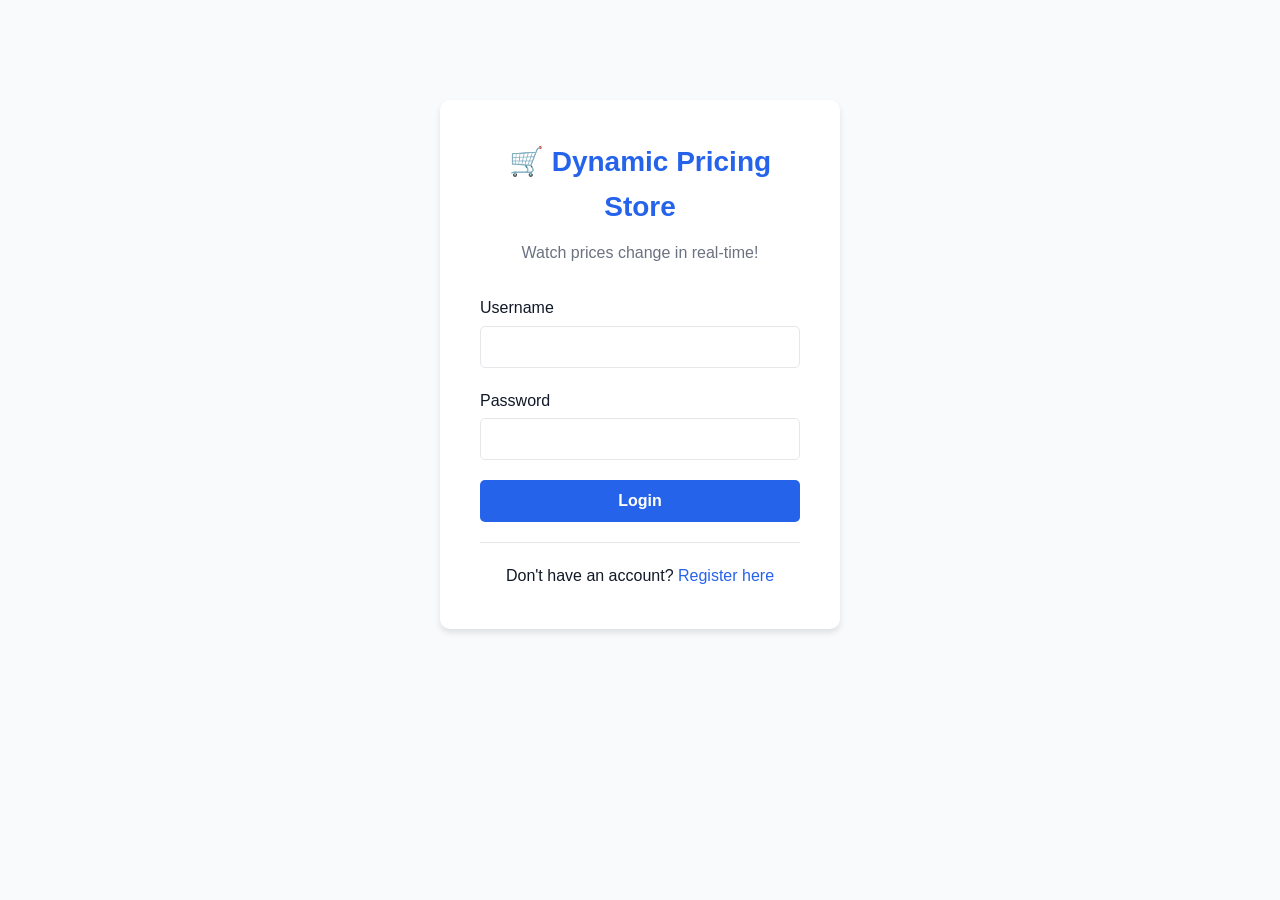
<file: frontend/login.html>
<!DOCTYPE html>
<html lang="en">
<head>
    <meta charset="UTF-8">
    <meta name="viewport" content="width=device-width, initial-scale=1.0">
    <title>Login - Dynamic Pricing E-Commerce</title>
    <link rel="stylesheet" href="css/style.css">
    <style>
        .login-container {
            max-width: 400px;
            margin: 100px auto;
            padding: 40px;
            background: white;
            border-radius: 10px;
            box-shadow: 0 4px 6px rgba(0,0,0,0.1);
        }
        
        .login-header {
            text-align: center;
            margin-bottom: 30px;
        }
        
        .login-header h1 {
            color: var(--primary-color);
            font-size: 28px;
            margin-bottom: 10px;
        }
        
        .login-header p {
            color: var(--text-secondary);
        }
        
        .form-group {
            margin-bottom: 20px;
        }
        
        .form-group label {
            display: block;
            margin-bottom: 5px;
            color: var(--text-primary);
            font-weight: 500;
        }
        
        .form-group input {
            width: 100%;
            padding: 12px;
            border: 1px solid var(--border-color);
            border-radius: 5px;
            font-size: 14px;
        }
        
        .form-group input:focus {
            outline: none;
            border-color: var(--primary-color);
        }
        
        .login-btn {
            width: 100%;
            padding: 12px;
            background: var(--primary-color);
            color: white;
            border: none;
            border-radius: 5px;
            font-size: 16px;
            font-weight: 600;
            cursor: pointer;
            transition: background 0.3s;
        }
        
        .login-btn:hover {
            background: #1d4ed8;
        }
        
        .error-message {
            padding: 10px;
            background: #fee;
            border: 1px solid #fcc;
            border-radius: 5px;
            color: #c00;
            margin-bottom: 20px;
            display: none;
        }
        
        .register-link {
            text-align: center;
            margin-top: 20px;
            padding-top: 20px;
            border-top: 1px solid var(--border-color);
        }
        
        .register-link a {
            color: var(--primary-color);
            text-decoration: none;
            font-weight: 500;
        }
        
        .register-link a:hover {
            text-decoration: underline;
        }
    </style>
</head>
<body>
    <div class="login-container">
        <div class="login-header">
            <h1>🛒 Dynamic Pricing Store</h1>
            <p>Watch prices change in real-time!</p>
        </div>
        
        <div class="error-message" id="errorMessage"></div>
        
        <form id="loginForm">
            <div class="form-group">
                <label for="username">Username</label>
                <input type="text" id="username" name="username" required>
            </div>
            
            <div class="form-group">
                <label for="password">Password</label>
                <input type="password" id="password" name="password" required>
            </div>
            
            <button type="submit" class="login-btn">Login</button>
        </form>
        
        <div class="register-link">
            Don't have an account? <a href="register.html">Register here</a>
        </div>
    </div>

    <script src="js/config.js"></script>
    <script>
        function showError(message) {
            const errorDiv = document.getElementById('errorMessage');
            errorDiv.textContent = message;
            errorDiv.style.display = 'block';
            
            setTimeout(() => {
                errorDiv.style.display = 'none';
            }, 5000);
        }
        
        document.getElementById('loginForm').addEventListener('submit', async (e) => {
            e.preventDefault();
            
            const username = document.getElementById('username').value;
            const password = document.getElementById('password').value;
            
            try {
                const response = await fetch(`${API_BASE_URL}/api/auth/login`, {
                    method: 'POST',
                    headers: {
                        'Content-Type': 'application/json'
                    },
                    body: JSON.stringify({ username, password })
                });
                
                const data = await response.json();
                
                if (data.success) {
                    // Store user info in localStorage
                    localStorage.setItem('user', JSON.stringify(data.user));
                    
                    // Redirect based on user type
                    if (data.user.is_admin) {
                        window.location.href = 'index.html'; // Admin dashboard
                    } else {
                        window.location.href = 'shop.html'; // Customer shop
                    }
                } else {
                    showError(data.error || 'Login failed');
                }
            } catch (error) {
                console.error('Login error:', error);
                showError('Connection error. Make sure the backend server is running.');
            }
        });
    </script>
</body>
</html>
</file>
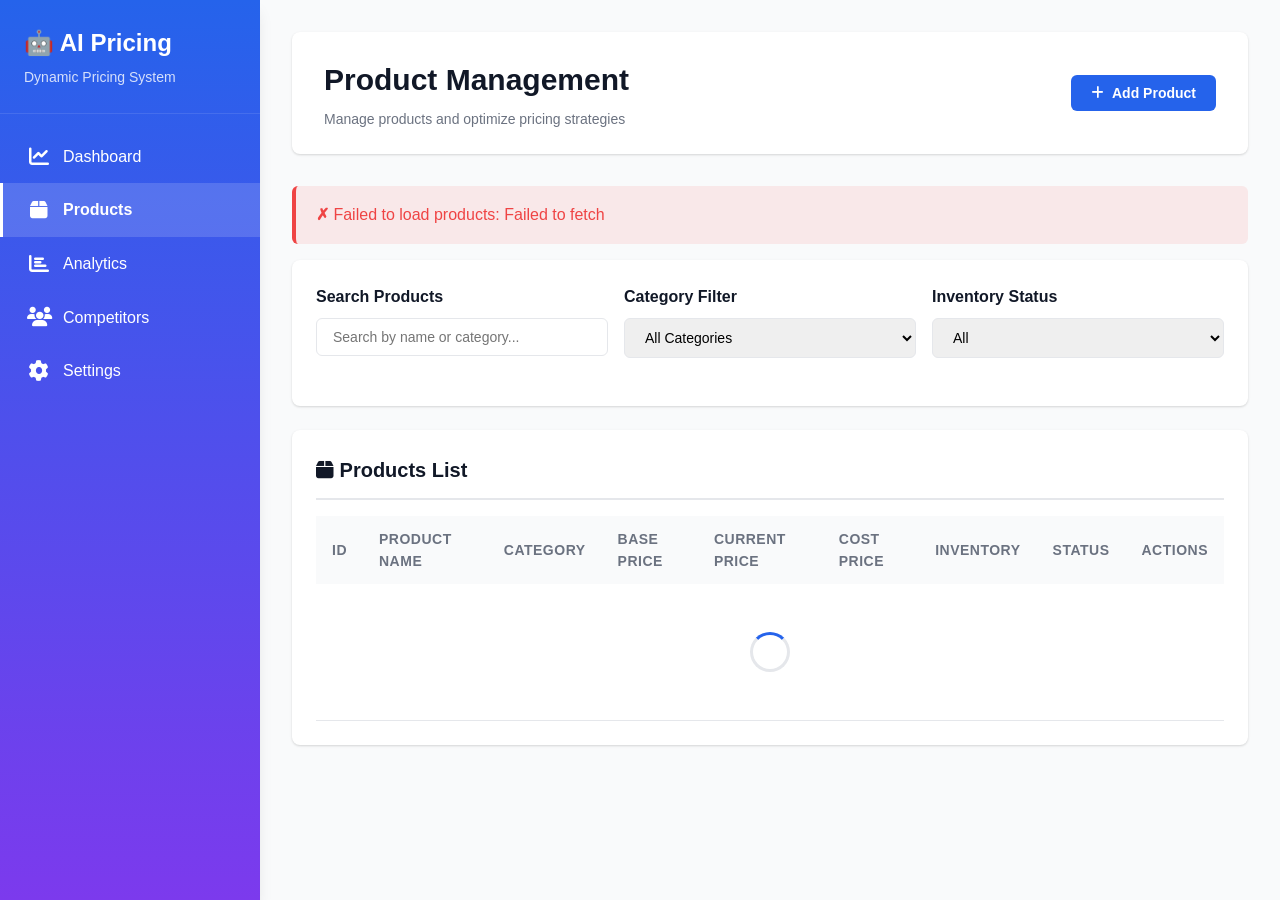
<file: frontend/products.html>
<!DOCTYPE html>
<html lang="en">
<head>
    <meta charset="UTF-8">
    <meta name="viewport" content="width=device-width, initial-scale=1.0">
    <title>Products - AI Dynamic Pricing System</title>
    <link rel="stylesheet" href="css/style.css">
    <link rel="stylesheet" href="https://cdnjs.cloudflare.com/ajax/libs/font-awesome/6.4.0/css/all.min.css">
</head>
<body>
    <div class="layout">
        <!-- Sidebar -->
        <aside class="sidebar">
            <div class="sidebar-header">
                <h1>🤖 AI Pricing</h1>
                <p>Dynamic Pricing System</p>
            </div>
            <nav class="sidebar-nav">
                <a href="index.html" class="nav-item">
                    <i class="fas fa-chart-line"></i>
                    <span>Dashboard</span>
                </a>
                <a href="products.html" class="nav-item active">
                    <i class="fas fa-box"></i>
                    <span>Products</span>
                </a>
                <a href="analytics.html" class="nav-item">
                    <i class="fas fa-chart-bar"></i>
                    <span>Analytics</span>
                </a>
                <a href="competitors.html" class="nav-item">
                    <i class="fas fa-users"></i>
                    <span>Competitors</span>
                </a>
                <a href="settings.html" class="nav-item">
                    <i class="fas fa-cog"></i>
                    <span>Settings</span>
                </a>
            </nav>
        </aside>

        <!-- Main Content -->
        <main class="main-content">
            <!-- Page Header -->
            <div class="page-header">
                <div>
                    <h2>Product Management</h2>
                    <p>Manage products and optimize pricing strategies</p>
                </div>
                <div class="flex gap-2">
                    <button class="btn btn-primary" onclick="showAddProductModal()">
                        <i class="fas fa-plus"></i>
                        Add Product
                    </button>
                </div>
            </div>

            <!-- Alert Container -->
            <div id="alertContainer"></div>

            <!-- Filters -->
            <div class="card">
                <div class="form-row">
                    <div class="form-group">
                        <label class="form-label">Search Products</label>
                        <input type="text" class="form-control" id="searchInput" 
                               placeholder="Search by name or category..." onkeyup="filterProducts()">
                    </div>
                    <div class="form-group">
                        <label class="form-label">Category Filter</label>
                        <select class="form-control" id="categoryFilter" onchange="filterProducts()">
                            <option value="">All Categories</option>
                            <option value="Electronics">Electronics</option>
                            <option value="Accessories">Accessories</option>
                        </select>
                    </div>
                    <div class="form-group">
                        <label class="form-label">Inventory Status</label>
                        <select class="form-control" id="inventoryFilter" onchange="filterProducts()">
                            <option value="">All</option>
                            <option value="low">Low Stock (< 50)</option>
                            <option value="medium">Medium Stock (50-100)</option>
                            <option value="high">High Stock (> 100)</option>
                        </select>
                    </div>
                </div>
            </div>

            <!-- Products Table -->
            <div class="card">
                <div class="card-header">
                    <i class="fas fa-box"></i> Products List
                </div>
                <div class="table-container">
                    <table>
                        <thead>
                            <tr>
                                <th>ID</th>
                                <th>Product Name</th>
                                <th>Category</th>
                                <th>Base Price</th>
                                <th>Current Price</th>
                                <th>Cost Price</th>
                                <th>Inventory</th>
                                <th>Status</th>
                                <th>Actions</th>
                            </tr>
                        </thead>
                        <tbody id="productsTableBody">
                            <tr>
                                <td colspan="9" class="text-center">
                                    <div class="spinner"></div>
                                </td>
                            </tr>
                        </tbody>
                    </table>
                </div>
            </div>
        </main>
    </div>

    <!-- Add Product Modal -->
    <div id="addProductModal" class="modal">
        <div class="modal-content">
            <div class="modal-header">
                <i class="fas fa-plus-circle"></i> Add New Product
            </div>
            <form id="addProductForm" onsubmit="handleAddProduct(event)">
                <div class="form-group">
                    <label class="form-label">Product Name*</label>
                    <input type="text" class="form-control" name="name" required>
                </div>
                <div class="form-row">
                    <div class="form-group">
                        <label class="form-label">Category*</label>
                        <select class="form-control" name="category" required>
                            <option value="">Select Category</option>
                            <option value="Electronics">Electronics</option>
                            <option value="Accessories">Accessories</option>
                            <option value="Clothing">Clothing</option>
                            <option value="Home & Garden">Home & Garden</option>
                            <option value="Sports">Sports</option>
                        </select>
                    </div>
                    <div class="form-group">
                        <label class="form-label">Base Price*</label>
                        <input type="number" class="form-control" name="base_price" step="0.01" required>
                    </div>
                </div>
                <div class="form-row">
                    <div class="form-group">
                        <label class="form-label">Cost Price*</label>
                        <input type="number" class="form-control" name="cost_price" step="0.01" required>
                    </div>
                    <div class="form-group">
                        <label class="form-label">Inventory*</label>
                        <input type="number" class="form-control" name="inventory" required>
                    </div>
                </div>
                <div class="form-group">
                    <label class="form-label">Description</label>
                    <textarea class="form-control" name="description" rows="3"></textarea>
                </div>
                <div class="modal-footer">
                    <button type="button" class="btn btn-secondary" onclick="closeAddProductModal()">Cancel</button>
                    <button type="submit" class="btn btn-primary">
                        <i class="fas fa-save"></i> Add Product
                    </button>
                </div>
            </form>
        </div>
    </div>

    <!-- Edit Price Modal -->
    <div id="editPriceModal" class="modal">
        <div class="modal-content">
            <div class="modal-header">
                <i class="fas fa-edit"></i> Update Product Price
            </div>
            <form id="editPriceForm" onsubmit="handleUpdatePrice(event)">
                <input type="hidden" id="editProductId">
                <div class="form-group">
                    <label class="form-label">Product Name</label>
                    <input type="text" class="form-control" id="editProductName" readonly>
                </div>
                <div class="form-row">
                    <div class="form-group">
                        <label class="form-label">Current Price</label>
                        <input type="number" class="form-control" id="editCurrentPrice" readonly>
                    </div>
                    <div class="form-group">
                        <label class="form-label">New Price*</label>
                        <input type="number" class="form-control" id="editNewPrice" step="0.01" required>
                    </div>
                </div>
                <div class="form-group">
                    <label class="form-label">Reason for Change</label>
                    <input type="text" class="form-control" id="editReason" placeholder="e.g., Manual adjustment, Promotion">
                </div>
                <div class="modal-footer">
                    <button type="button" class="btn btn-secondary" onclick="closeEditPriceModal()">Cancel</button>
                    <button type="submit" class="btn btn-primary">
                        <i class="fas fa-save"></i> Update Price
                    </button>
                </div>
            </form>
        </div>
    </div>

    <!-- Optimize Price Modal -->
    <div id="optimizePriceModal" class="modal">
        <div class="modal-content">
            <div class="modal-header">
                <i class="fas fa-magic"></i> AI Price Optimization
            </div>
            <div id="optimizationResults">
                <div class="spinner"></div>
            </div>
            <div class="modal-footer">
                <button type="button" class="btn btn-secondary" onclick="closeOptimizePriceModal()">Cancel</button>
                <button type="button" class="btn btn-success" id="applyOptimizationBtn" onclick="applyOptimization()" style="display:none;">
                    <i class="fas fa-check"></i> Apply Optimization
                </button>
            </div>
        </div>
    </div>

    <!-- Scripts -->
    <script src="js/config.js"></script>
    <script src="js/api.js"></script>
    <script src="js/products.js"></script>
</body>
</html>
</file>
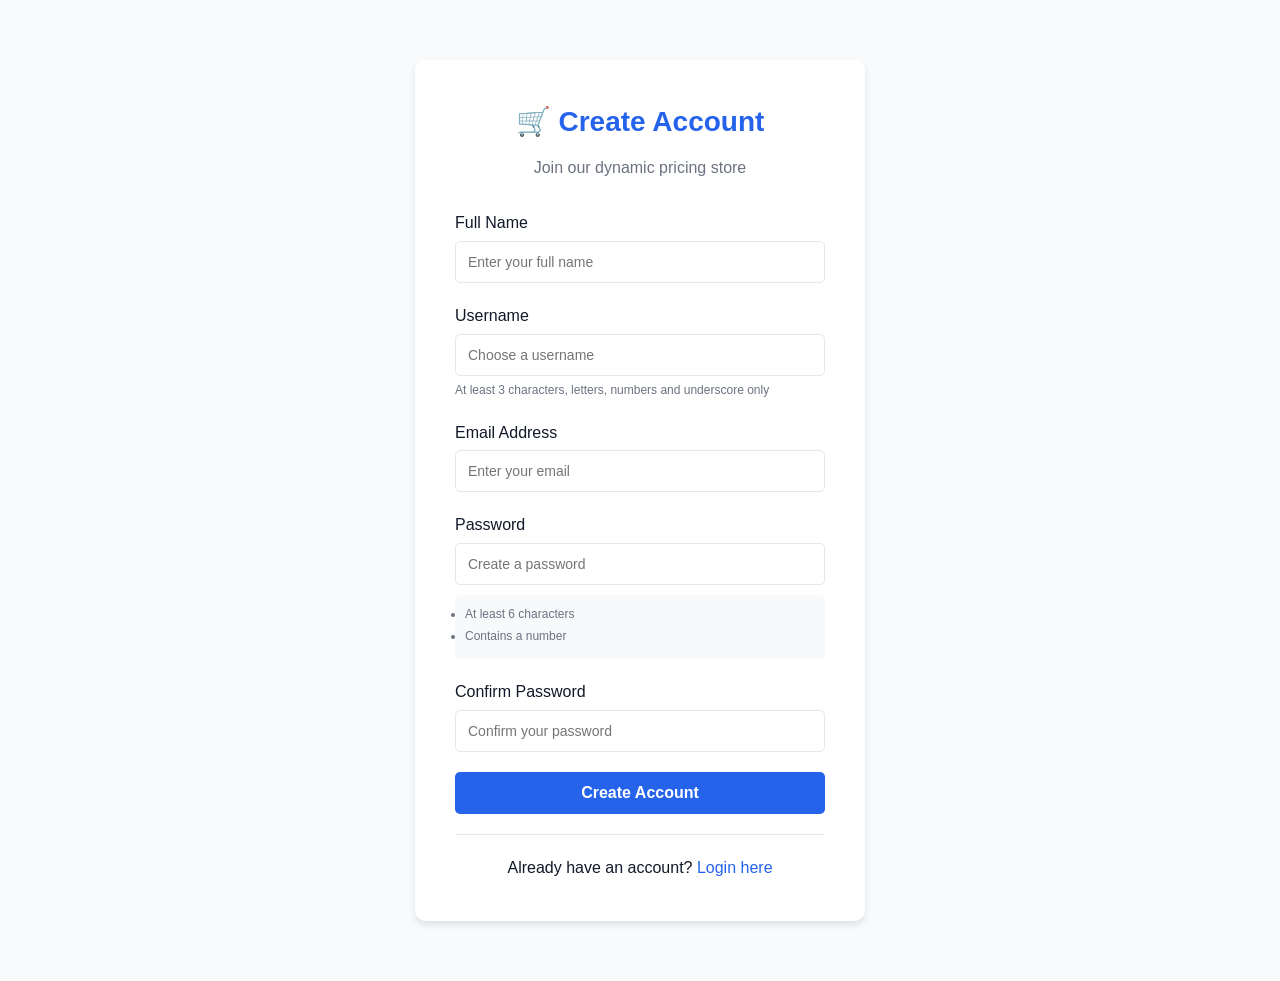
<file: frontend/register.html>
<!DOCTYPE html>
<html lang="en">
<head>
    <meta charset="UTF-8">
    <meta name="viewport" content="width=device-width, initial-scale=1.0">
    <title>Register - Dynamic Pricing E-Commerce</title>
    <link rel="stylesheet" href="css/style.css">
    <style>
        .register-container {
            max-width: 450px;
            margin: 60px auto;
            padding: 40px;
            background: white;
            border-radius: 10px;
            box-shadow: 0 4px 6px rgba(0,0,0,0.1);
        }
        
        .register-header {
            text-align: center;
            margin-bottom: 30px;
        }
        
        .register-header h1 {
            color: var(--primary-color);
            font-size: 28px;
            margin-bottom: 10px;
        }
        
        .register-header p {
            color: var(--text-secondary);
        }
        
        .form-group {
            margin-bottom: 20px;
        }
        
        .form-group label {
            display: block;
            margin-bottom: 5px;
            color: var(--text-primary);
            font-weight: 500;
        }
        
        .form-group input {
            width: 100%;
            padding: 12px;
            border: 1px solid var(--border-color);
            border-radius: 5px;
            font-size: 14px;
            box-sizing: border-box;
        }
        
        .form-group input:focus {
            outline: none;
            border-color: var(--primary-color);
        }
        
        .form-group small {
            display: block;
            margin-top: 5px;
            color: var(--text-secondary);
            font-size: 12px;
        }
        
        .register-btn {
            width: 100%;
            padding: 12px;
            background: var(--primary-color);
            color: white;
            border: none;
            border-radius: 5px;
            font-size: 16px;
            font-weight: 600;
            cursor: pointer;
            transition: background 0.3s;
        }
        
        .register-btn:hover {
            background: #1d4ed8;
        }
        
        .register-btn:disabled {
            background: #9ca3af;
            cursor: not-allowed;
        }
        
        .login-link {
            text-align: center;
            margin-top: 20px;
            padding-top: 20px;
            border-top: 1px solid var(--border-color);
        }
        
        .login-link a {
            color: var(--primary-color);
            text-decoration: none;
            font-weight: 500;
        }
        
        .login-link a:hover {
            text-decoration: underline;
        }
        
        .error-message {
            padding: 10px;
            background: #fee;
            border: 1px solid #fcc;
            border-radius: 5px;
            color: #c00;
            margin-bottom: 20px;
            display: none;
        }
        
        .success-message {
            padding: 10px;
            background: #efe;
            border: 1px solid #cfc;
            border-radius: 5px;
            color: #060;
            margin-bottom: 20px;
            display: none;
        }
        
        .password-requirements {
            margin-top: 10px;
            padding: 10px;
            background: #f8f9fa;
            border-radius: 5px;
            font-size: 12px;
        }
        
        .password-requirements li {
            color: var(--text-secondary);
            margin-bottom: 3px;
        }
        
        .password-requirements li.valid {
            color: #059669;
        }
        
        .password-requirements li.invalid {
            color: #dc2626;
        }
    </style>
</head>
<body>
    <div class="register-container">
        <div class="register-header">
            <h1>🛒 Create Account</h1>
            <p>Join our dynamic pricing store</p>
        </div>
        
        <div class="error-message" id="errorMessage"></div>
        <div class="success-message" id="successMessage"></div>
        
        <form id="registerForm">
            <div class="form-group">
                <label for="fullName">Full Name</label>
                <input type="text" id="fullName" name="fullName" required placeholder="Enter your full name">
            </div>
            
            <div class="form-group">
                <label for="username">Username</label>
                <input type="text" id="username" name="username" required placeholder="Choose a username" pattern="[a-zA-Z0-9_]+" minlength="3">
                <small>At least 3 characters, letters, numbers and underscore only</small>
            </div>
            
            <div class="form-group">
                <label for="email">Email Address</label>
                <input type="email" id="email" name="email" required placeholder="Enter your email">
            </div>
            
            <div class="form-group">
                <label for="password">Password</label>
                <input type="password" id="password" name="password" required placeholder="Create a password" minlength="6">
                <ul class="password-requirements" id="passwordRequirements">
                    <li id="req-length">At least 6 characters</li>
                    <li id="req-number">Contains a number</li>
                </ul>
            </div>
            
            <div class="form-group">
                <label for="confirmPassword">Confirm Password</label>
                <input type="password" id="confirmPassword" name="confirmPassword" required placeholder="Confirm your password">
            </div>
            
            <button type="submit" class="register-btn" id="registerBtn">Create Account</button>
        </form>
        
        <div class="login-link">
            Already have an account? <a href="login.html">Login here</a>
        </div>
    </div>

    <script src="js/config.js"></script>
    <script>
        const passwordInput = document.getElementById('password');
        const confirmPasswordInput = document.getElementById('confirmPassword');
        const reqLength = document.getElementById('req-length');
        const reqNumber = document.getElementById('req-number');
        
        // Password validation
        passwordInput.addEventListener('input', function() {
            const password = this.value;
            
            // Check length
            if (password.length >= 6) {
                reqLength.classList.add('valid');
                reqLength.classList.remove('invalid');
            } else {
                reqLength.classList.add('invalid');
                reqLength.classList.remove('valid');
            }
            
            // Check for number
            if (/\d/.test(password)) {
                reqNumber.classList.add('valid');
                reqNumber.classList.remove('invalid');
            } else {
                reqNumber.classList.add('invalid');
                reqNumber.classList.remove('valid');
            }
        });
        
        function showError(message) {
            const errorDiv = document.getElementById('errorMessage');
            const successDiv = document.getElementById('successMessage');
            successDiv.style.display = 'none';
            errorDiv.textContent = message;
            errorDiv.style.display = 'block';
            
            setTimeout(() => {
                errorDiv.style.display = 'none';
            }, 5000);
        }
        
        function showSuccess(message) {
            const errorDiv = document.getElementById('errorMessage');
            const successDiv = document.getElementById('successMessage');
            errorDiv.style.display = 'none';
            successDiv.textContent = message;
            successDiv.style.display = 'block';
        }
        
        document.getElementById('registerForm').addEventListener('submit', async (e) => {
            e.preventDefault();
            
            const fullName = document.getElementById('fullName').value.trim();
            const username = document.getElementById('username').value.trim();
            const email = document.getElementById('email').value.trim();
            const password = document.getElementById('password').value;
            const confirmPassword = document.getElementById('confirmPassword').value;
            
            // Validate passwords match
            if (password !== confirmPassword) {
                showError('Passwords do not match');
                return;
            }
            
            // Validate password requirements
            if (password.length < 6) {
                showError('Password must be at least 6 characters');
                return;
            }
            
            if (!/\d/.test(password)) {
                showError('Password must contain at least one number');
                return;
            }
            
            // Validate username
            if (username.length < 3) {
                showError('Username must be at least 3 characters');
                return;
            }
            
            if (!/^[a-zA-Z0-9_]+$/.test(username)) {
                showError('Username can only contain letters, numbers and underscore');
                return;
            }
            
            const registerBtn = document.getElementById('registerBtn');
            registerBtn.disabled = true;
            registerBtn.textContent = 'Creating Account...';
            
            try {
                const response = await fetch(`${API_BASE_URL}/api/auth/register`, {
                    method: 'POST',
                    headers: {
                        'Content-Type': 'application/json'
                    },
                    body: JSON.stringify({ 
                        username, 
                        email, 
                        password,
                        full_name: fullName
                    })
                });
                
                const data = await response.json();
                
                if (data.success) {
                    showSuccess('Account created successfully! Redirecting to login...');
                    setTimeout(() => {
                        window.location.href = 'login.html';
                    }, 2000);
                } else {
                    showError(data.error || 'Registration failed');
                    registerBtn.disabled = false;
                    registerBtn.textContent = 'Create Account';
                }
            } catch (error) {
                console.error('Registration error:', error);
                showError('Connection error. Make sure the backend server is running.');
                registerBtn.disabled = false;
                registerBtn.textContent = 'Create Account';
            }
        });
    </script>
</body>
</html>
</file>
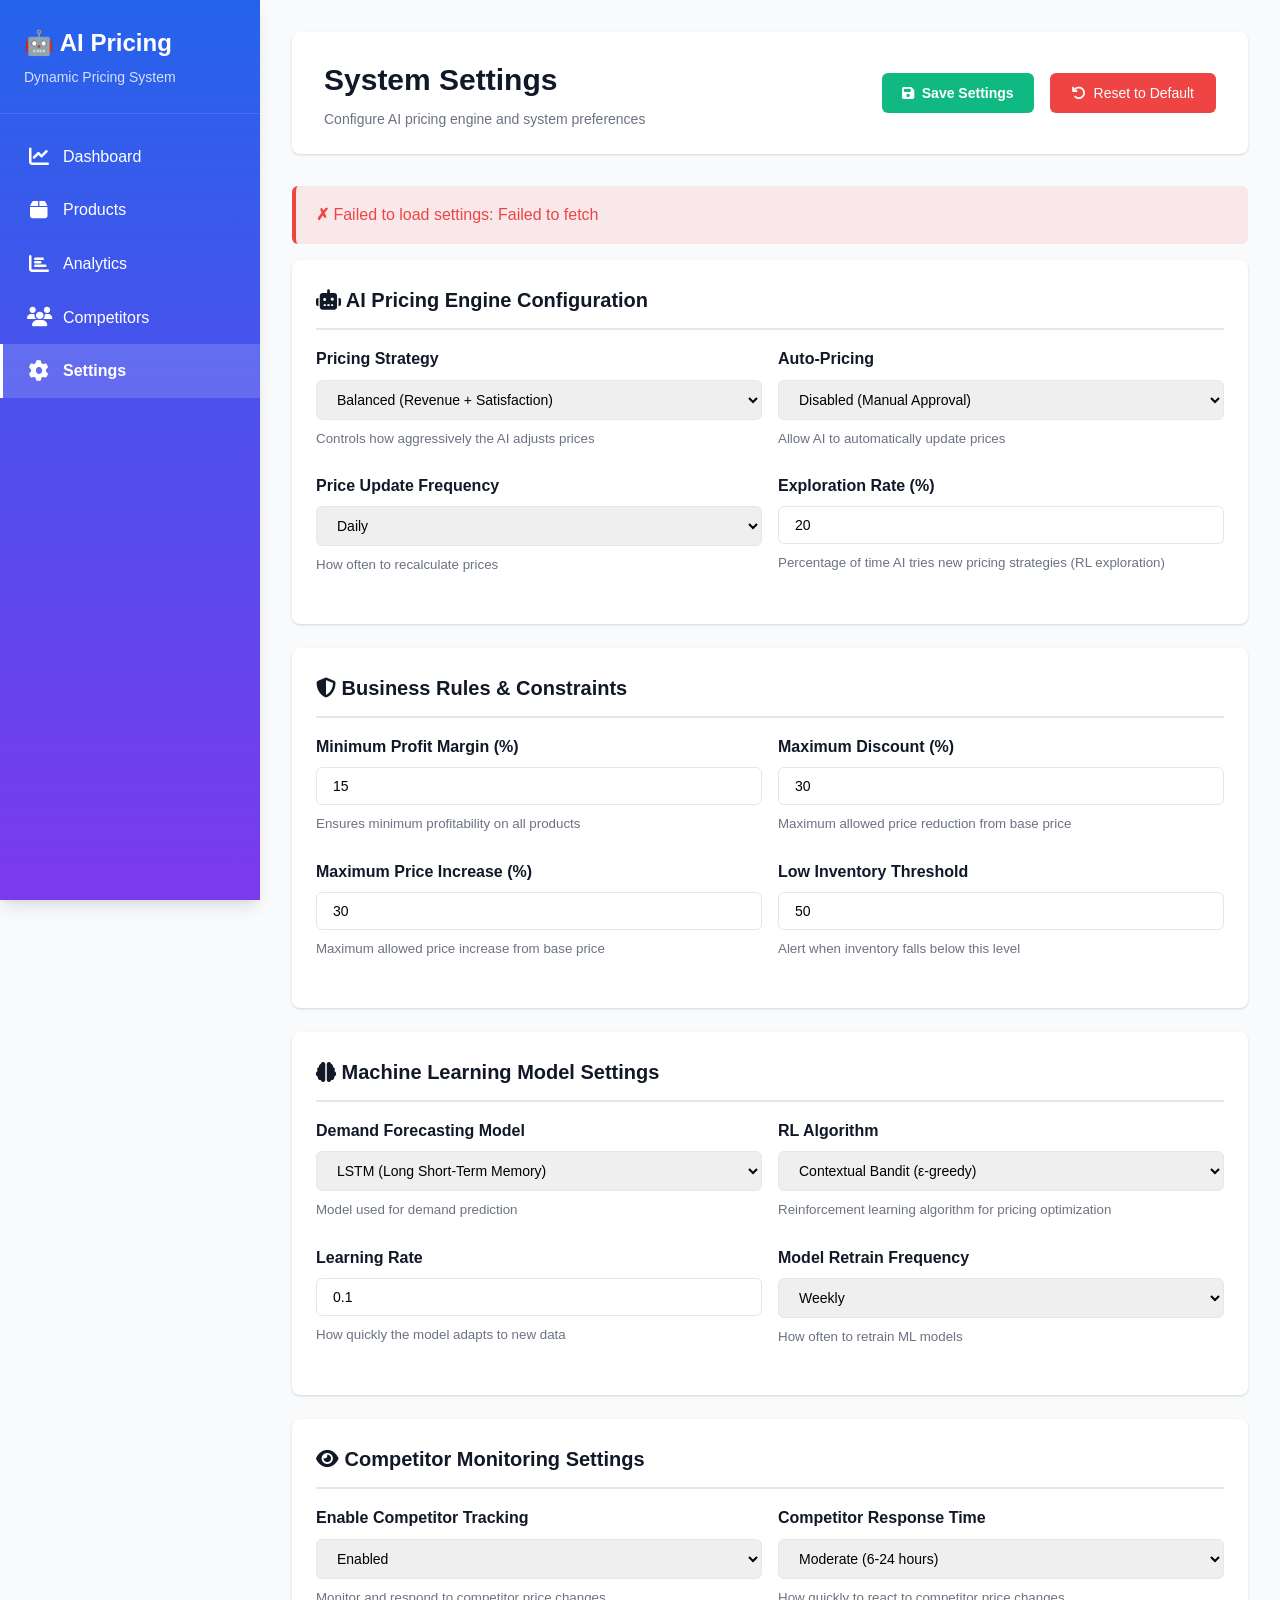
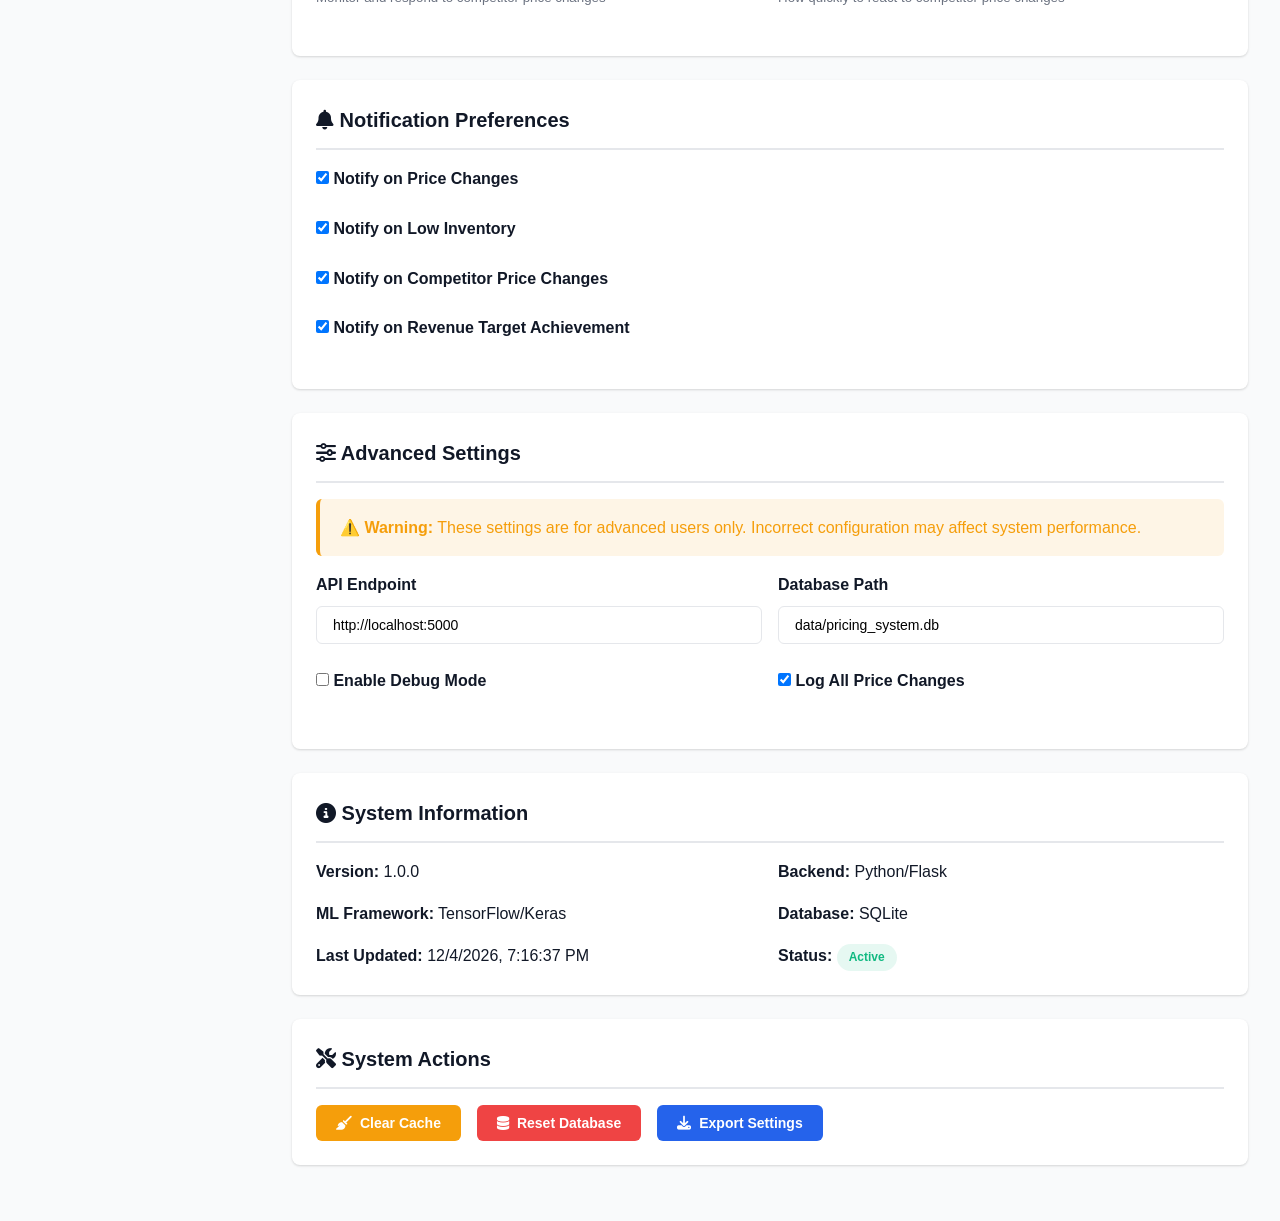
<file: frontend/settings.html>
<!DOCTYPE html>
<html lang="en">
<head>
    <meta charset="UTF-8">
    <meta name="viewport" content="width=device-width, initial-scale=1.0">
    <title>Settings - AI Dynamic Pricing System</title>
    <link rel="stylesheet" href="css/style.css">
    <link rel="stylesheet" href="https://cdnjs.cloudflare.com/ajax/libs/font-awesome/6.4.0/css/all.min.css">
</head>
<body>
    <div class="layout">
        <!-- Sidebar -->
        <aside class="sidebar">
            <div class="sidebar-header">
                <h1>🤖 AI Pricing</h1>
                <p>Dynamic Pricing System</p>
            </div>
            <nav class="sidebar-nav">
                <a href="index.html" class="nav-item">
                    <i class="fas fa-chart-line"></i>
                    <span>Dashboard</span>
                </a>
                <a href="products.html" class="nav-item">
                    <i class="fas fa-box"></i>
                    <span>Products</span>
                </a>
                <a href="analytics.html" class="nav-item">
                    <i class="fas fa-chart-bar"></i>
                    <span>Analytics</span>
                </a>
                <a href="competitors.html" class="nav-item">
                    <i class="fas fa-users"></i>
                    <span>Competitors</span>
                </a>
                <a href="settings.html" class="nav-item active">
                    <i class="fas fa-cog"></i>
                    <span>Settings</span>
                </a>
            </nav>
        </aside>

        <!-- Main Content -->
        <main class="main-content">
            <!-- Page Header -->
            <div class="page-header">
                <div>
                    <h2>System Settings</h2>
                    <p>Configure AI pricing engine and system preferences</p>
                </div>
                <div class="flex gap-2">
                    <button class="btn btn-success" onclick="saveSettings()">
                        <i class="fas fa-save"></i>
                        Save Settings
                    </button>
                    <button class="btn btn-secondary" onclick="resetSettings()">
                        <i class="fas fa-undo"></i>
                        Reset to Default
                    </button>
                </div>
            </div>

            <!-- Alert Container -->
            <div id="alertContainer"></div>

            <!-- AI Configuration -->
            <div class="card">
                <div class="card-header">
                    <i class="fas fa-robot"></i>
                    AI Pricing Engine Configuration
                </div>
                <div class="form-row">
                    <div class="form-group">
                        <label class="form-label">Pricing Strategy</label>
                        <select class="form-control" id="pricingStrategy">
                            <option value="aggressive">Aggressive (Maximize Revenue)</option>
                            <option value="balanced" selected>Balanced (Revenue + Satisfaction)</option>
                            <option value="conservative">Conservative (Maintain Customer Trust)</option>
                        </select>
                        <small style="color: var(--text-secondary); display: block; margin-top: 0.5rem;">
                            Controls how aggressively the AI adjusts prices
                        </small>
                    </div>
                    <div class="form-group">
                        <label class="form-label">Auto-Pricing</label>
                        <select class="form-control" id="autoPricing">
                            <option value="false">Disabled (Manual Approval)</option>
                            <option value="true">Enabled (Automatic Updates)</option>
                        </select>
                        <small style="color: var(--text-secondary); display: block; margin-top: 0.5rem;">
                            Allow AI to automatically update prices
                        </small>
                    </div>
                </div>
                <div class="form-row">
                    <div class="form-group">
                        <label class="form-label">Price Update Frequency</label>
                        <select class="form-control" id="priceUpdateFrequency">
                            <option value="realtime">Real-time (Continuous)</option>
                            <option value="hourly">Hourly</option>
                            <option value="daily" selected>Daily</option>
                            <option value="weekly">Weekly</option>
                        </select>
                        <small style="color: var(--text-secondary); display: block; margin-top: 0.5rem;">
                            How often to recalculate prices
                        </small>
                    </div>
                    <div class="form-group">
                        <label class="form-label">Exploration Rate (%)</label>
                        <input type="number" class="form-control" id="explorationRate" value="20" min="0" max="100">
                        <small style="color: var(--text-secondary); display: block; margin-top: 0.5rem;">
                            Percentage of time AI tries new pricing strategies (RL exploration)
                        </small>
                    </div>
                </div>
            </div>

            <!-- Business Rules -->
            <div class="card">
                <div class="card-header">
                    <i class="fas fa-shield-alt"></i>
                    Business Rules & Constraints
                </div>
                <div class="form-row">
                    <div class="form-group">
                        <label class="form-label">Minimum Profit Margin (%)</label>
                        <input type="number" class="form-control" id="minMargin" value="15" min="0" max="100">
                        <small style="color: var(--text-secondary); display: block; margin-top: 0.5rem;">
                            Ensures minimum profitability on all products
                        </small>
                    </div>
                    <div class="form-group">
                        <label class="form-label">Maximum Discount (%)</label>
                        <input type="number" class="form-control" id="maxDiscount" value="30" min="0" max="100">
                        <small style="color: var(--text-secondary); display: block; margin-top: 0.5rem;">
                            Maximum allowed price reduction from base price
                        </small>
                    </div>
                </div>
                <div class="form-row">
                    <div class="form-group">
                        <label class="form-label">Maximum Price Increase (%)</label>
                        <input type="number" class="form-control" id="maxIncrease" value="30" min="0" max="100">
                        <small style="color: var(--text-secondary); display: block; margin-top: 0.5rem;">
                            Maximum allowed price increase from base price
                        </small>
                    </div>
                    <div class="form-group">
                        <label class="form-label">Low Inventory Threshold</label>
                        <input type="number" class="form-control" id="lowInventoryThreshold" value="50" min="0">
                        <small style="color: var(--text-secondary); display: block; margin-top: 0.5rem;">
                            Alert when inventory falls below this level
                        </small>
                    </div>
                </div>
            </div>

            <!-- ML Model Settings -->
            <div class="card">
                <div class="card-header">
                    <i class="fas fa-brain"></i>
                    Machine Learning Model Settings
                </div>
                <div class="form-row">
                    <div class="form-group">
                        <label class="form-label">Demand Forecasting Model</label>
                        <select class="form-control" id="forecastModel">
                            <option value="lstm" selected>LSTM (Long Short-Term Memory)</option>
                            <option value="arima">ARIMA (AutoRegressive)</option>
                            <option value="prophet">Prophet (Facebook)</option>
                        </select>
                        <small style="color: var(--text-secondary); display: block; margin-top: 0.5rem;">
                            Model used for demand prediction
                        </small>
                    </div>
                    <div class="form-group">
                        <label class="form-label">RL Algorithm</label>
                        <select class="form-control" id="rlAlgorithm">
                            <option value="bandit" selected>Contextual Bandit (ε-greedy)</option>
                            <option value="qlearning">Q-Learning</option>
                            <option value="dqn">Deep Q-Network (DQN)</option>
                        </select>
                        <small style="color: var(--text-secondary); display: block; margin-top: 0.5rem;">
                            Reinforcement learning algorithm for pricing optimization
                        </small>
                    </div>
                </div>
                <div class="form-row">
                    <div class="form-group">
                        <label class="form-label">Learning Rate</label>
                        <input type="number" class="form-control" id="learningRate" value="0.1" step="0.01" min="0" max="1">
                        <small style="color: var(--text-secondary); display: block; margin-top: 0.5rem;">
                            How quickly the model adapts to new data
                        </small>
                    </div>
                    <div class="form-group">
                        <label class="form-label">Model Retrain Frequency</label>
                        <select class="form-control" id="retrainFrequency">
                            <option value="daily">Daily</option>
                            <option value="weekly" selected>Weekly</option>
                            <option value="monthly">Monthly</option>
                        </select>
                        <small style="color: var(--text-secondary); display: block; margin-top: 0.5rem;">
                            How often to retrain ML models
                        </small>
                    </div>
                </div>
            </div>

            <!-- Competitor Monitoring -->
            <div class="card">
                <div class="card-header">
                    <i class="fas fa-eye"></i>
                    Competitor Monitoring Settings
                </div>
                <div class="form-row">
                    <div class="form-group">
                        <label class="form-label">Enable Competitor Tracking</label>
                        <select class="form-control" id="competitorTracking">
                            <option value="true" selected>Enabled</option>
                            <option value="false">Disabled</option>
                        </select>
                        <small style="color: var(--text-secondary); display: block; margin-top: 0.5rem;">
                            Monitor and respond to competitor price changes
                        </small>
                    </div>
                    <div class="form-group">
                        <label class="form-label">Competitor Response Time</label>
                        <select class="form-control" id="competitorResponseTime">
                            <option value="immediate">Immediate (< 1 hour)</option>
                            <option value="fast">Fast (1-6 hours)</option>
                            <option value="moderate" selected>Moderate (6-24 hours)</option>
                            <option value="slow">Slow (1-7 days)</option>
                        </select>
                        <small style="color: var(--text-secondary); display: block; margin-top: 0.5rem;">
                            How quickly to react to competitor price changes
                        </small>
                    </div>
                </div>
            </div>

            <!-- Notifications -->
            <div class="card">
                <div class="card-header">
                    <i class="fas fa-bell"></i>
                    Notification Preferences
                </div>
                <div class="form-group">
                    <label class="form-label">
                        <input type="checkbox" id="notifyPriceChanges" checked>
                        Notify on Price Changes
                    </label>
                </div>
                <div class="form-group">
                    <label class="form-label">
                        <input type="checkbox" id="notifyLowInventory" checked>
                        Notify on Low Inventory
                    </label>
                </div>
                <div class="form-group">
                    <label class="form-label">
                        <input type="checkbox" id="notifyCompetitorChanges" checked>
                        Notify on Competitor Price Changes
                    </label>
                </div>
                <div class="form-group">
                    <label class="form-label">
                        <input type="checkbox" id="notifyRevenueTargets" checked>
                        Notify on Revenue Target Achievement
                    </label>
                </div>
            </div>

            <!-- Advanced Settings -->
            <div class="card">
                <div class="card-header">
                    <i class="fas fa-sliders-h"></i>
                    Advanced Settings
                </div>
                <div class="alert alert-warning">
                    <strong>⚠️ Warning:</strong> These settings are for advanced users only. Incorrect configuration may affect system performance.
                </div>
                <div class="form-row">
                    <div class="form-group">
                        <label class="form-label">API Endpoint</label>
                        <input type="text" class="form-control" id="apiEndpoint" value="http://localhost:5000" readonly>
                    </div>
                    <div class="form-group">
                        <label class="form-label">Database Path</label>
                        <input type="text" class="form-control" id="dbPath" value="data/pricing_system.db" readonly>
                    </div>
                </div>
                <div class="form-row">
                    <div class="form-group">
                        <label class="form-label">
                            <input type="checkbox" id="debugMode">
                            Enable Debug Mode
                        </label>
                    </div>
                    <div class="form-group">
                        <label class="form-label">
                            <input type="checkbox" id="logPriceChanges" checked>
                            Log All Price Changes
                        </label>
                    </div>
                </div>
            </div>

            <!-- System Information -->
            <div class="card">
                <div class="card-header">
                    <i class="fas fa-info-circle"></i>
                    System Information
                </div>
                <div style="display: grid; grid-template-columns: 1fr 1fr; gap: 1rem;">
                    <div>
                        <strong>Version:</strong> 1.0.0
                    </div>
                    <div>
                        <strong>Backend:</strong> Python/Flask
                    </div>
                    <div>
                        <strong>ML Framework:</strong> TensorFlow/Keras
                    </div>
                    <div>
                        <strong>Database:</strong> SQLite
                    </div>
                    <div>
                        <strong>Last Updated:</strong> <span id="lastUpdated">--</span>
                    </div>
                    <div>
                        <strong>Status:</strong> <span class="badge badge-success">Active</span>
                    </div>
                </div>
            </div>

            <!-- Actions -->
            <div class="card">
                <div class="card-header">
                    <i class="fas fa-tools"></i>
                    System Actions
                </div>
                <div class="flex gap-2">
                    <button class="btn btn-warning" onclick="clearCache()">
                        <i class="fas fa-broom"></i>
                        Clear Cache
                    </button>
                    <button class="btn btn-danger" onclick="resetDatabase()">
                        <i class="fas fa-database"></i>
                        Reset Database
                    </button>
                    <button class="btn btn-primary" onclick="exportSettings()">
                        <i class="fas fa-download"></i>
                        Export Settings
                    </button>
                </div>
            </div>
        </main>
    </div>

    <!-- Scripts -->
    <script src="js/config.js"></script>
    <script src="js/api.js"></script>
    <script src="js/settings.js"></script>
</body>
</html>
</file>
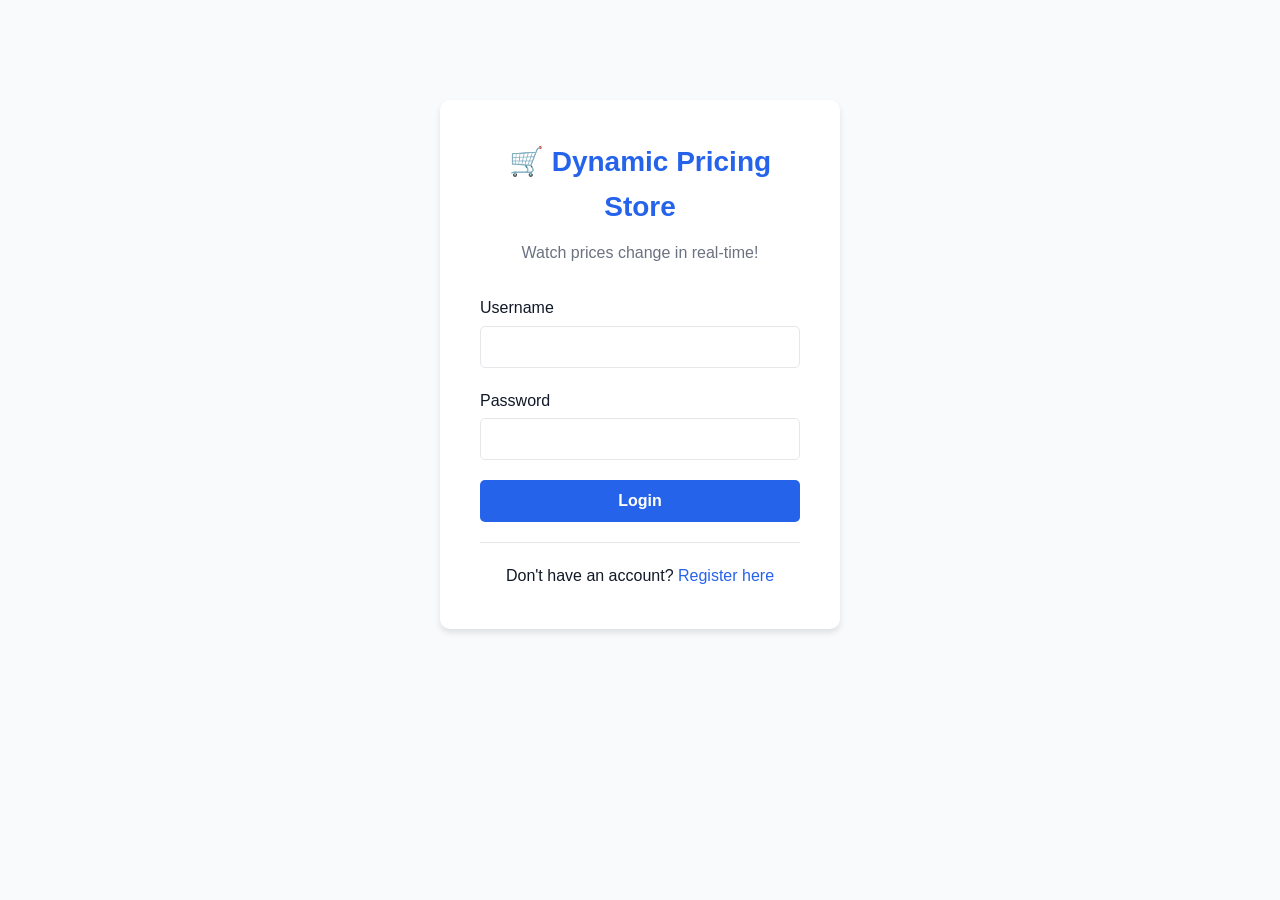
<file: frontend/shop.html>
<!DOCTYPE html>
<html lang="en">
<head>
    <meta charset="UTF-8">
    <meta name="viewport" content="width=device-width, initial-scale=1.0">
    <title>Shop - Dynamic Pricing Store</title>
    <link rel="stylesheet" href="css/style.css">
    <link rel="stylesheet" href="https://cdnjs.cloudflare.com/ajax/libs/font-awesome/6.4.0/css/all.min.css">
    <style>
        .shop-header {
            display: flex;
            justify-content: space-between;
            align-items: center;
            padding: 20px;
            background: white;
            box-shadow: 0 2px 4px rgba(0,0,0,0.1);
            margin-bottom: 30px;
        }
        
        .shop-title h1 {
            color: var(--primary-color);
            font-size: 24px;
            margin: 0;
        }
        
        .user-info {
            display: flex;
            align-items: center;
            gap: 20px;
        }
        
        .user-welcome {
            color: var(--text-primary);
            font-weight: 500;
        }
        
        .cart-btn {
            position: relative;
            padding: 10px 20px;
            background: var(--primary-color);
            color: white;
            border: none;
            border-radius: 5px;
            cursor: pointer;
            font-weight: 600;
        }
        
        .btn-secondary {
            padding: 10px 20px;
            background: #ef4444 !important;
            color: white !important;
            border: 2px solid transparent !important;
            border-radius: 5px;
            cursor: pointer;
            font-weight: 500;
            transition: all 0.3s ease;
        }
        
        .btn-secondary:hover {
            background: #dc2626 !important;
            border-color: #b91c1c !important;
            transform: translateY(-1px);
            box-shadow: 0 4px 6px rgba(239, 68, 68, 0.3);
        }
        
        .cart-badge {
            position: absolute;
            top: -5px;
            right: -5px;
            background: var(--danger-color);
            color: white;
            border-radius: 50%;
            width: 20px;
            height: 20px;
            display: flex;
            align-items: center;
            justify-content: center;
            font-size: 12px;
        }
        
        .products-grid {
            display: grid;
            grid-template-columns: repeat(auto-fill, minmax(280px, 1fr));
            gap: 30px;
            padding: 20px;
        }
        
        .product-card {
            background: white;
            border-radius: 10px;
            padding: 20px;
            box-shadow: 0 2px 8px rgba(0,0,0,0.1);
            transition: transform 0.3s, box-shadow 0.3s;
        }
        
        .product-card:hover {
            transform: translateY(-5px);
            box-shadow: 0 4px 12px rgba(0,0,0,0.15);
        }
        
        .product-category {
            display: inline-block;
            padding: 4px 10px;
            background: var(--primary-light);
            color: var(--primary-color);
            border-radius: 12px;
            font-size: 12px;
            font-weight: 600;
            margin-bottom: 10px;
        }
        
        .product-name {
            font-size: 18px;
            font-weight: 600;
            color: var(--text-primary);
            margin: 10px 0;
        }
        
        .product-description {
            color: var(--text-secondary);
            font-size: 14px;
            margin-bottom: 15px;
            min-height: 40px;
        }
        
        .product-stats {
            display: flex;
            justify-content: space-around;
            padding: 10px;
            background: var(--bg-light);
            border-radius: 5px;
            margin-bottom: 15px;
            font-size: 12px;
        }
        
        .stat-item {
            text-align: center;
        }
        
        .stat-value {
            font-weight: 600;
            color: var(--primary-color);
        }
        
        .stat-label {
            color: var(--text-secondary);
            font-size: 11px;
        }
        
        .product-price {
            display: flex;
            align-items: baseline;
            gap: 10px;
            margin-bottom: 15px;
        }
        
        .current-price {
            font-size: 28px;
            font-weight: 700;
            color: var(--success-color);
        }
        
        .base-price {
            font-size: 16px;
            color: var(--text-secondary);
            text-decoration: line-through;
        }
        
        .price-change {
            padding: 3px 8px;
            border-radius: 12px;
            font-size: 12px;
            font-weight: 600;
        }
        
        .price-up {
            background: #fee;
            color: var(--danger-color);
        }
        
        .price-down {
            background: #efe;
            color: var(--success-color);
        }
        
        .stock-info {
            display: flex;
            align-items: center;
            gap: 5px;
            margin-bottom: 15px;
            font-size: 13px;
        }
        
        .stock-low {
            color: var(--warning-color);
            font-weight: 600;
        }
        
        .stock-ok {
            color: var(--success-color);
        }
        
        .add-to-cart-btn {
            width: 100%;
            padding: 12px;
            background: var(--primary-color);
            color: white;
            border: none;
            border-radius: 5px;
            font-weight: 600;
            cursor: pointer;
            transition: all 0.3s ease;
            position: relative;
            overflow: hidden;
        }
        
        .add-to-cart-btn .btn-icon {
            margin-right: 8px;
            transition: all 0.3s ease;
        }
        
        .add-to-cart-btn .btn-text {
            transition: all 0.3s ease;
        }
        
        .add-to-cart-btn:hover {
            background: white;
            color: black;
            border: 2px solid var(--primary-color);
            transform: translateY(-2px);
            box-shadow: 0 4px 8px rgba(37, 99, 235, 0.3);
        }
        
        .add-to-cart-btn:hover .btn-text {
            color: black;
        }
        
        .add-to-cart-btn:hover .btn-icon {
            margin-right: 8px;
            color: black;
        }
        
        .add-to-cart-btn:disabled {
            background: var(--text-secondary);
            cursor: not-allowed;
        }
        
        .add-to-cart-btn:disabled:hover {
            transform: none;
            box-shadow: none;
        }
        
        .viewing-indicator {
            display: inline-flex;
            align-items: center;
            gap: 5px;
            padding: 5px 10px;
            background: #fff3cd;
            color: #856404;
            border-radius: 5px;
            font-size: 12px;
            margin-top: 10px;
        }
        
        .pulse {
            animation: pulse 2s infinite;
        }
        
        @keyframes pulse {
            0%, 100% { opacity: 1; }
            50% { opacity: 0.5; }
        }
        
        /* Cart Modal */
        .cart-modal {
            display: none;
            position: fixed;
            top: 0;
            left: 0;
            width: 100%;
            height: 100%;
            background: rgba(0,0,0,0.5);
            z-index: 1000;
        }
        
        .cart-content {
            position: absolute;
            top: 50%;
            left: 50%;
            transform: translate(-50%, -50%);
            background: white;
            padding: 30px;
            border-radius: 10px;
            max-width: 600px;
            width: 90%;
            max-height: 80vh;
            overflow-y: auto;
        }
        
        .cart-header {
            display: flex;
            justify-content: space-between;
            align-items: center;
            margin-bottom: 20px;
        }
        
        .cart-header h2 {
            color: var(--text-primary);
        }
        
        .close-btn {
            font-size: 24px;
            cursor: pointer;
            color: var(--text-secondary);
        }
        
        .cart-item {
            display: flex;
            justify-content: space-between;
            align-items: center;
            padding: 15px;
            border-bottom: 1px solid var(--border-color);
        }
        
        .cart-item-info {
            flex: 1;
        }
        
        .cart-item-name {
            font-weight: 600;
            color: var(--text-primary);
        }
        
        .cart-item-price {
            color: var(--success-color);
            font-weight: 600;
            margin-top: 5px;
        }
        
        .cart-actions {
            display: flex;
            gap: 10px;
            align-items: center;
        }
        
        .qty-btn {
            padding: 8px 12px;
            background: var(--primary-color);
            color: white;
            border: none;
            border-radius: 4px;
            cursor: pointer;
            font-weight: 600;
            font-size: 14px;
            transition: all 0.2s;
        }
        
        .qty-btn:hover {
            background: #1d4ed8;
            transform: scale(1.05);
        }
        
        .remove-btn {
            padding: 8px 12px;
            background: var(--danger-color);
            color: white;
            border: none;
            border-radius: 4px;
            cursor: pointer;
            transition: all 0.2s;
            margin-left: 5px;
        }
        
        .remove-btn:hover {
            background: #dc2626;
            transform: scale(1.1);
        }
        
        .remove-btn i {
            font-size: 14px;
        }
        
        .cart-total {
            display: flex;
            justify-content: space-between;
            padding: 20px;
            background: var(--bg-light);
            border-radius: 5px;
            margin-top: 20px;
            font-size: 20px;
            font-weight: 600;
        }
        
        .checkout-btn {
            width: 100%;
            padding: 15px;
            background: var(--success-color);
            color: white;
            border: none;
            border-radius: 5px;
            font-size: 16px;
            font-weight: 600;
            cursor: pointer;
            margin-top: 20px;
        }
    </style>
</head>
<body>
    <div class="shop-header">
        <div class="shop-title">
            <h1>🛒 Dynamic Pricing Store</h1>
            <small style="color: var(--text-secondary);">Prices update in real-time based on demand!</small>
        </div>
        
        <div class="user-info">
            <span class="user-welcome">Welcome, <strong id="userName">Customer</strong></span>
            <button class="cart-btn" onclick="openCart()">
                🛒 Cart
                <span class="cart-badge" id="cartBadge">0</span>
            </button>
            <button class="btn-secondary" onclick="logout()">Logout</button>
        </div>
    </div>
    
    <!-- Search Bar -->
    <div style="padding: 20px; background: white; margin-bottom: 20px; box-shadow: 0 2px 4px rgba(0,0,0,0.1);">
        <div style="max-width: 600px; margin: 0 auto; position: relative;">
            <input type="text" 
                   id="searchInput" 
                   placeholder="🔍 Search for products..." 
                   style="width: 100%; padding: 12px 45px 12px 15px; border: 2px solid var(--border-color); border-radius: 25px; font-size: 15px; outline: none; transition: all 0.3s;"
                   onkeyup="handleSearch(event)"
                   onfocus="this.style.borderColor='var(--primary-color)'"
                   onblur="this.style.borderColor='var(--border-color)'">
            <i class="fas fa-search" style="position: absolute; right: 18px; top: 50%; transform: translateY(-50%); color: var(--text-secondary); font-size: 16px;"></i>
        </div>
        <div id="searchResults" style="max-width: 600px; margin: 10px auto 0; font-size: 13px; color: var(--text-secondary);"></div>
    </div>
    
    <div class="products-grid" id="productsGrid">
        <!-- Products will be loaded here -->
    </div>
    
    <!-- Cart Modal -->
    <div class="cart-modal" id="cartModal">
        <div class="cart-content">
            <div class="cart-header">
                <h2>Your Shopping Cart</h2>
                <span class="close-btn" onclick="closeCart()">&times;</span>
            </div>
            
            <div id="cartItems">
                <!-- Cart items will be loaded here -->
            </div>
            
            <div class="cart-total">
                <span>Total:</span>
                <span id="cartTotal">$0.00</span>
            </div>
            
            <button class="checkout-btn" onclick="checkout()">Proceed to Checkout</button>
        </div>
    </div>

    <script src="js/config.js?v=2"></script>
    <script src="js/shop.js?v=2"></script>
</body>
</html>
</file>
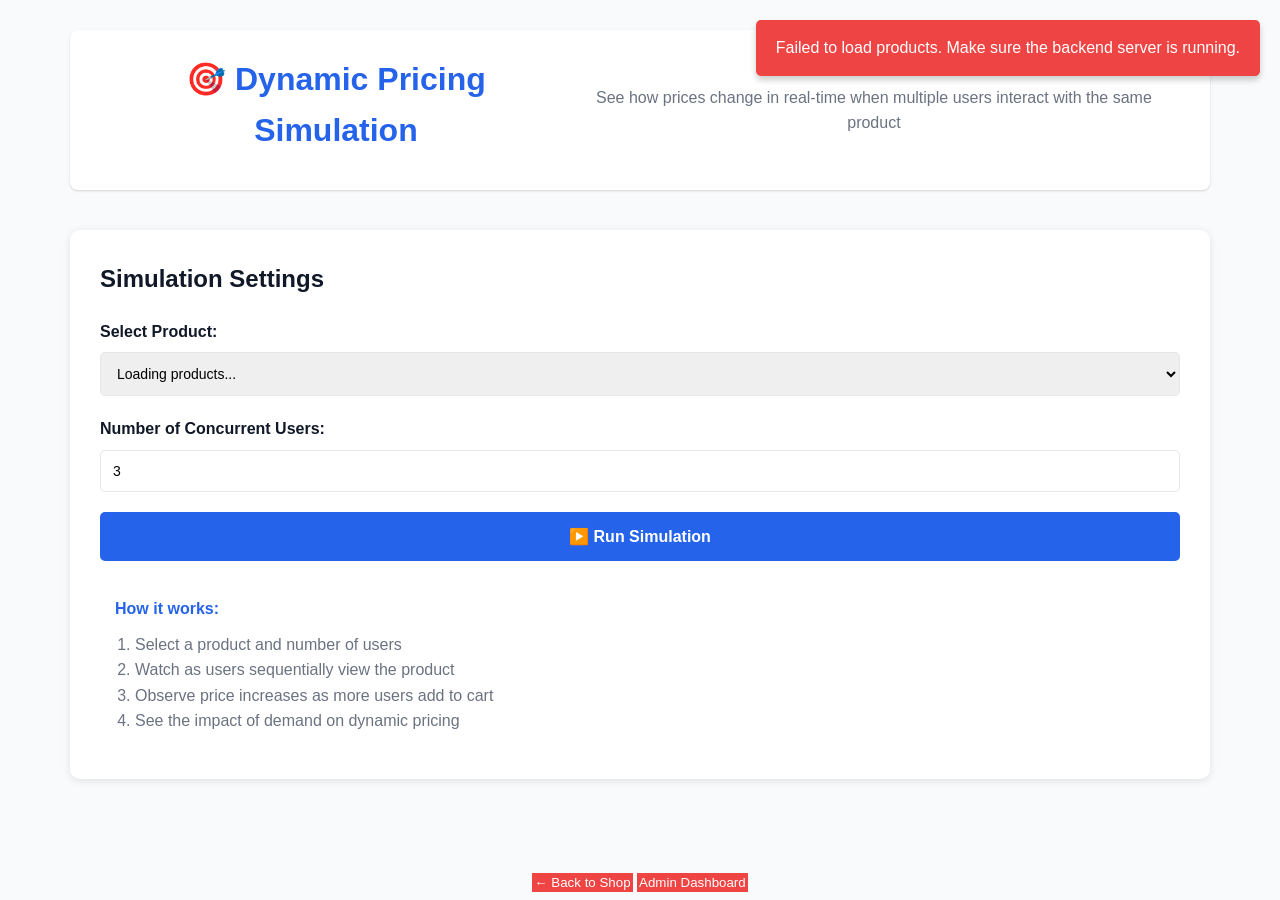
<file: frontend/simulation.html>
<!DOCTYPE html>
<html lang="en">
<head>
    <meta charset="UTF-8">
    <meta name="viewport" content="width=device-width, initial-scale=1.0">
    <title>Price Simulation - Dynamic Pricing Demo</title>
    <link rel="stylesheet" href="css/style.css">
    <style>
        .simulation-container {
            padding: 30px;
            max-width: 1200px;
            margin: 0 auto;
        }
        
        .page-header {
            text-align: center;
            margin-bottom: 40px;
        }
        
        .page-header h1 {
            color: var(--primary-color);
            margin-bottom: 10px;
        }
        
        .page-header p {
            color: var(--text-secondary);
            font-size: 16px;
        }
        
        .simulation-controls {
            background: white;
            padding: 30px;
            border-radius: 10px;
            box-shadow: 0 2px 8px rgba(0,0,0,0.1);
            margin-bottom: 30px;
        }
        
        .control-group {
            margin-bottom: 20px;
        }
        
        .control-group label {
            display: block;
            margin-bottom: 8px;
            font-weight: 600;
            color: var(--text-primary);
        }
        
        .control-group select,
        .control-group input {
            width: 100%;
            padding: 12px;
            border: 1px solid var(--border-color);
            border-radius: 5px;
            font-size: 14px;
        }
        
        .run-simulation-btn {
            width: 100%;
            padding: 15px;
            background: var(--primary-color);
            color: white;
            border: none;
            border-radius: 5px;
            font-size: 16px;
            font-weight: 600;
            cursor: pointer;
            transition: background 0.3s;
        }
        
        .run-simulation-btn:hover {
            background: var(--primary-dark);
        }
        
        .run-simulation-btn:disabled {
            background: var(--text-secondary);
            cursor: not-allowed;
        }
        
        .simulation-results {
            background: white;
            padding: 30px;
            border-radius: 10px;
            box-shadow: 0 2px 8px rgba(0,0,0,0.1);
            display: none;
        }
        
        .simulation-results.active {
            display: block;
        }
        
        .result-header {
            text-align: center;
            padding: 20px;
            background: var(--primary-light);
            border-radius: 5px;
            margin-bottom: 30px;
        }
        
        .result-header h2 {
            color: var(--primary-color);
            margin-bottom: 10px;
        }
        
        .price-summary {
            display: grid;
            grid-template-columns: repeat(auto-fit, minmax(200px, 1fr));
            gap: 20px;
            margin-bottom: 30px;
        }
        
        .price-stat {
            text-align: center;
            padding: 20px;
            background: var(--bg-light);
            border-radius: 5px;
        }
        
        .price-stat-label {
            color: var(--text-secondary);
            font-size: 14px;
            margin-bottom: 5px;
        }
        
        .price-stat-value {
            font-size: 32px;
            font-weight: 700;
            color: var(--primary-color);
        }
        
        .price-increase {
            color: var(--danger-color);
        }
        
        .timeline {
            position: relative;
            padding-left: 30px;
        }
        
        .timeline::before {
            content: '';
            position: absolute;
            left: 10px;
            top: 0;
            bottom: 0;
            width: 2px;
            background: var(--border-color);
        }
        
        .timeline-step {
            position: relative;
            padding: 20px;
            margin-bottom: 15px;
            background: white;
            border: 2px solid var(--border-color);
            border-radius: 8px;
            transition: all 0.3s;
        }
        
        .timeline-step::before {
            content: '';
            position: absolute;
            left: -24px;
            top: 50%;
            transform: translateY(-50%);
            width: 12px;
            height: 12px;
            border-radius: 50%;
            background: var(--primary-color);
            border: 3px solid white;
        }
        
        .timeline-step.highlight {
            border-color: var(--primary-color);
            background: var(--primary-light);
        }
        
        .step-header {
            display: flex;
            justify-content: space-between;
            align-items: center;
            margin-bottom: 10px;
        }
        
        .step-number {
            background: var(--primary-color);
            color: white;
            padding: 5px 10px;
            border-radius: 5px;
            font-weight: 600;
            font-size: 12px;
        }
        
        .step-price {
            font-size: 24px;
            font-weight: 700;
            color: var(--success-color);
        }
        
        .step-action {
            font-weight: 600;
            color: var(--text-primary);
            margin-bottom: 10px;
        }
        
        .step-details {
            display: grid;
            grid-template-columns: repeat(auto-fit, minmax(150px, 1fr));
            gap: 10px;
            font-size: 13px;
            color: var(--text-secondary);
        }
        
        .detail-item {
            display: flex;
            justify-content: space-between;
        }
        
        .detail-value {
            font-weight: 600;
            color: var(--text-primary);
        }
        
        .price-change-indicator {
            display: inline-flex;
            align-items: center;
            gap: 5px;
            padding: 3px 8px;
            background: #fee;
            color: var(--danger-color);
            border-radius: 12px;
            font-size: 12px;
            font-weight: 600;
        }
    </style>
</head>
<body>
    <div class="simulation-container">
        <div class="page-header">
            <h1>🎯 Dynamic Pricing Simulation</h1>
            <p>See how prices change in real-time when multiple users interact with the same product</p>
        </div>
        
        <div class="simulation-controls">
            <h2 style="margin-bottom: 20px;">Simulation Settings</h2>
            
            <div class="control-group">
                <label for="productSelect">Select Product:</label>
                <select id="productSelect">
                    <option value="">Loading products...</option>
                </select>
            </div>
            
            <div class="control-group">
                <label for="numUsers">Number of Concurrent Users:</label>
                <input type="number" id="numUsers" min="2" max="5" value="3">
            </div>
            
            <button class="run-simulation-btn" onclick="runSimulation()" id="runBtn">
                ▶️ Run Simulation
            </button>
            
            <div style="margin-top: 20px; padding: 15px; background: var(--primary-light); border-radius: 5px;">
                <h4 style="margin-bottom: 10px; color: var(--primary-color);">How it works:</h4>
                <ol style="margin: 0; padding-left: 20px; color: var(--text-secondary);">
                    <li>Select a product and number of users</li>
                    <li>Watch as users sequentially view the product</li>
                    <li>Observe price increases as more users add to cart</li>
                    <li>See the impact of demand on dynamic pricing</li>
                </ol>
            </div>
        </div>
        
        <div class="simulation-results" id="results">
            <div class="result-header">
                <h2 id="resultProductName">Product Name</h2>
                <p id="resultDescription">Simulation results</p>
            </div>
            
            <div class="price-summary">
                <div class="price-stat">
                    <div class="price-stat-label">Base Price</div>
                    <div class="price-stat-value" id="basePrice">$0.00</div>
                </div>
                <div class="price-stat">
                    <div class="price-stat-label">Initial Price</div>
                    <div class="price-stat-value" id="initialPrice">$0.00</div>
                </div>
                <div class="price-stat">
                    <div class="price-stat-label">Final Price</div>
                    <div class="price-stat-value price-increase" id="finalPrice">$0.00</div>
                </div>
                <div class="price-stat">
                    <div class="price-stat-label">Total Increase</div>
                    <div class="price-stat-value price-increase" id="totalIncrease">+$0.00</div>
                </div>
            </div>
            
            <h3 style="margin-bottom: 20px;">📊 Timeline of Events</h3>
            <div class="timeline" id="timeline">
                <!-- Timeline steps will be added here -->
            </div>
        </div>
    </div>
    
    <div style="text-align: center; margin-top: 30px;">
        <button class="btn-secondary" onclick="window.location.href='shop.html'">← Back to Shop</button>
        <button class="btn-secondary" onclick="window.location.href='index.html'">Admin Dashboard</button>
    </div>

    <script src="js/config.js"></script>
    <script src="js/simulation.js"></script>
</body>
</html>
</file>
<file: frontend/css/style.css>
/* Main CSS for Dynamic Pricing System */

:root {
    --primary-color: #2563eb;
    --secondary-color: #7c3aed;
    --success-color: #10b981;
    --warning-color: #f59e0b;
    --danger-color: #ef4444;
    --dark-bg: #1f2937;
    --light-bg: #f9fafb;
    --border-color: #e5e7eb;
    --text-primary: #111827;
    --text-secondary: #6b7280;
    --shadow: 0 1px 3px 0 rgba(0, 0, 0, 0.1), 0 1px 2px 0 rgba(0, 0, 0, 0.06);
    --shadow-lg: 0 10px 15px -3px rgba(0, 0, 0, 0.1), 0 4px 6px -2px rgba(0, 0, 0, 0.05);
}

* {
    margin: 0;
    padding: 0;
    box-sizing: border-box;
}

body {
    font-family: 'Segoe UI', Tahoma, Geneva, Verdana, sans-serif;
    background-color: var(--light-bg);
    color: var(--text-primary);
    line-height: 1.6;
}

/* Layout */
.layout {
    display: flex;
    min-height: 100vh;
}

/* Sidebar */
.sidebar {
    width: 260px;
    background: linear-gradient(180deg, var(--primary-color) 0%, var(--secondary-color) 100%);
    color: white;
    padding: 0;
    position: fixed;
    height: 100vh;
    overflow-y: auto;
    box-shadow: var(--shadow-lg);
}

.sidebar-header {
    padding: 1.5rem;
    border-bottom: 1px solid rgba(255, 255, 255, 0.1);
}

.sidebar-header h1 {
    font-size: 1.5rem;
    font-weight: 700;
    margin-bottom: 0.25rem;
}

.sidebar-header p {
    font-size: 0.875rem;
    opacity: 0.8;
}

.sidebar-nav {
    padding: 1rem 0;
}

.nav-item {
    display: block;
    padding: 0.875rem 1.5rem;
    color: white;
    text-decoration: none;
    transition: all 0.3s;
    border-left: 3px solid transparent;
    display: flex;
    align-items: center;
    gap: 0.75rem;
}

.nav-item:hover {
    background: rgba(255, 255, 255, 0.1);
    border-left-color: white;
}

.nav-item.active {
    background: rgba(255, 255, 255, 0.15);
    border-left-color: white;
    font-weight: 600;
}

.nav-item i {
    font-size: 1.25rem;
    width: 24px;
    text-align: center;
}

/* Main Content */
.main-content {
    flex: 1;
    margin-left: 260px;
    padding: 2rem;
}

/* Header */
.page-header {
    background: white;
    padding: 1.5rem 2rem;
    border-radius: 0.5rem;
    box-shadow: var(--shadow);
    margin-bottom: 2rem;
    display: flex;
    justify-content: space-between;
    align-items: center;
}

.page-header h2 {
    font-size: 1.875rem;
    color: var(--text-primary);
    margin-bottom: 0.25rem;
}

.page-header p {
    color: var(--text-secondary);
    font-size: 0.875rem;
}

/* Cards */
.card {
    background: white;
    border-radius: 0.5rem;
    padding: 1.5rem;
    box-shadow: var(--shadow);
    margin-bottom: 1.5rem;
}

.card-header {
    font-size: 1.25rem;
    font-weight: 600;
    margin-bottom: 1rem;
    padding-bottom: 0.75rem;
    border-bottom: 2px solid var(--border-color);
}

.stats-grid {
    display: grid;
    grid-template-columns: repeat(auto-fit, minmax(250px, 1fr));
    gap: 1.5rem;
    margin-bottom: 2rem;
}

.stat-card {
    background: white;
    padding: 1.5rem;
    border-radius: 0.5rem;
    box-shadow: var(--shadow);
    transition: transform 0.3s, box-shadow 0.3s;
}

.stat-card:hover {
    transform: translateY(-2px);
    box-shadow: var(--shadow-lg);
}

.stat-card-header {
    display: flex;
    justify-content: space-between;
    align-items: center;
    margin-bottom: 1rem;
}

.stat-card-title {
    font-size: 0.875rem;
    color: var(--text-secondary);
    text-transform: uppercase;
    font-weight: 600;
    letter-spacing: 0.5px;
}

.stat-card-icon {
    width: 48px;
    height: 48px;
    border-radius: 0.5rem;
    display: flex;
    align-items: center;
    justify-content: center;
    font-size: 1.5rem;
}

.stat-card-icon.blue {
    background: rgba(37, 99, 235, 0.1);
    color: var(--primary-color);
}

.stat-card-icon.green {
    background: rgba(16, 185, 129, 0.1);
    color: var(--success-color);
}

.stat-card-icon.orange {
    background: rgba(245, 158, 11, 0.1);
    color: var(--warning-color);
}

.stat-card-icon.purple {
    background: rgba(124, 58, 237, 0.1);
    color: var(--secondary-color);
}

.stat-card-value {
    font-size: 2rem;
    font-weight: 700;
    color: var(--text-primary);
    margin-bottom: 0.25rem;
}

.stat-card-change {
    font-size: 0.875rem;
    display: flex;
    align-items: center;
    gap: 0.25rem;
}

.stat-card-change.positive {
    color: var(--success-color);
}

.stat-card-change.negative {
    color: var(--danger-color);
}

/* Tables */
.table-container {
    overflow-x: auto;
}

table {
    width: 100%;
    border-collapse: collapse;
}

thead {
    background: var(--light-bg);
}

th {
    padding: 0.75rem 1rem;
    text-align: left;
    font-weight: 600;
    color: var(--text-secondary);
    font-size: 0.875rem;
    text-transform: uppercase;
    letter-spacing: 0.5px;
}

td {
    padding: 1rem;
    border-bottom: 1px solid var(--border-color);
}

tr:hover {
    background: var(--light-bg);
}

/* Buttons */
.btn {
    padding: 0.625rem 1.25rem;
    border: none;
    border-radius: 0.375rem;
    font-size: 0.875rem;
    font-weight: 600;
    cursor: pointer;
    transition: all 0.3s;
    display: inline-flex;
    align-items: center;
    gap: 0.5rem;
    text-decoration: none;
}

.btn-primary {
    background: var(--primary-color);
    color: white;
}

.btn-primary:hover {
    background: #1d4ed8;
    transform: translateY(-1px);
    box-shadow: var(--shadow);
}

.btn-success {
    background: var(--success-color);
    color: white;
}

.btn-success:hover {
    background: #059669;
}

.btn-warning {
    background: var(--warning-color);
    color: white;
}

.btn-warning:hover {
    background: #d97706;
}

.btn-danger {
    background: var(--danger-color);
    color: white;
}

.btn-danger:hover {
    background: #dc2626;
}

.btn-secondary {
    background: #ef4444;
    color: white;
    font-weight: 500;
    border: 2px solid transparent;
    transition: all 0.3s ease;
}

.btn-secondary:hover {
    background: #dc2626;
    border-color: #b91c1c;
    transform: translateY(-1px);
    box-shadow: 0 4px 6px rgba(239, 68, 68, 0.3);
}

.btn-sm {
    padding: 0.375rem 0.875rem;
    font-size: 0.8125rem;
}

/* Forms */
.form-group {
    margin-bottom: 1.5rem;
}

.form-label {
    display: block;
    margin-bottom: 0.5rem;
    font-weight: 600;
    color: var(--text-primary);
}

.form-control {
    width: 100%;
    padding: 0.625rem 1rem;
    border: 1px solid var(--border-color);
    border-radius: 0.375rem;
    font-size: 0.875rem;
    transition: all 0.3s;
}

.form-control:focus {
    outline: none;
    border-color: var(--primary-color);
    box-shadow: 0 0 0 3px rgba(37, 99, 235, 0.1);
}

.form-row {
    display: grid;
    grid-template-columns: repeat(auto-fit, minmax(250px, 1fr));
    gap: 1rem;
}

/* Badges */
.badge {
    display: inline-block;
    padding: 0.25rem 0.75rem;
    border-radius: 9999px;
    font-size: 0.75rem;
    font-weight: 600;
}

.badge-success {
    background: rgba(16, 185, 129, 0.1);
    color: var(--success-color);
}

.badge-warning {
    background: rgba(245, 158, 11, 0.1);
    color: var(--warning-color);
}

.badge-danger {
    background: rgba(239, 68, 68, 0.1);
    color: var(--danger-color);
}

.badge-primary {
    background: rgba(37, 99, 235, 0.1);
    color: var(--primary-color);
}

/* Loading Spinner */
.spinner {
    border: 3px solid var(--border-color);
    border-top: 3px solid var(--primary-color);
    border-radius: 50%;
    width: 40px;
    height: 40px;
    animation: spin 1s linear infinite;
    margin: 2rem auto;
}

@keyframes spin {
    0% { transform: rotate(0deg); }
    100% { transform: rotate(360deg); }
}

/* Alerts */
.alert {
    padding: 1rem 1.25rem;
    border-radius: 0.375rem;
    margin-bottom: 1rem;
}

.alert-success {
    background: rgba(16, 185, 129, 0.1);
    color: var(--success-color);
    border-left: 4px solid var(--success-color);
}

.alert-danger {
    background: rgba(239, 68, 68, 0.1);
    color: var(--danger-color);
    border-left: 4px solid var(--danger-color);
}

.alert-warning {
    background: rgba(245, 158, 11, 0.1);
    color: var(--warning-color);
    border-left: 4px solid var(--warning-color);
}

.alert-info {
    background: rgba(37, 99, 235, 0.1);
    color: var(--primary-color);
    border-left: 4px solid var(--primary-color);
}

/* Modal */
.modal {
    display: none;
    position: fixed;
    z-index: 1000;
    left: 0;
    top: 0;
    width: 100%;
    height: 100%;
    background: rgba(0, 0, 0, 0.5);
    align-items: center;
    justify-content: center;
}

.modal.active {
    display: flex;
}

.modal-content {
    background: white;
    padding: 2rem;
    border-radius: 0.5rem;
    max-width: 600px;
    width: 90%;
    max-height: 90vh;
    overflow-y: auto;
    box-shadow: var(--shadow-lg);
}

.modal-header {
    font-size: 1.5rem;
    font-weight: 600;
    margin-bottom: 1.5rem;
}

.modal-footer {
    margin-top: 1.5rem;
    display: flex;
    justify-content: flex-end;
    gap: 1rem;
}

/* Charts Container */
.chart-container {
    position: relative;
    height: 300px;
    margin: 1rem 0;
}

/* Utility Classes */
.text-center {
    text-align: center;
}

.text-right {
    text-align: right;
}

.mt-1 { margin-top: 0.5rem; }
.mt-2 { margin-top: 1rem; }
.mt-3 { margin-top: 1.5rem; }
.mb-1 { margin-bottom: 0.5rem; }
.mb-2 { margin-bottom: 1rem; }
.mb-3 { margin-bottom: 1.5rem; }

.flex {
    display: flex;
}

.flex-between {
    display: flex;
    justify-content: space-between;
    align-items: center;
}

.flex-center {
    display: flex;
    justify-content: center;
    align-items: center;
}

.gap-1 { gap: 0.5rem; }
.gap-2 { gap: 1rem; }
.gap-3 { gap: 1.5rem; }

/* Responsive */
@media (max-width: 768px) {
    .sidebar {
        width: 0;
        overflow: hidden;
    }
    
    .main-content {
        margin-left: 0;
        padding: 1rem;
    }
    
    .stats-grid {
        grid-template-columns: 1fr;
    }
    
    .page-header {
        flex-direction: column;
        align-items: flex-start;
    }
}
</file>
